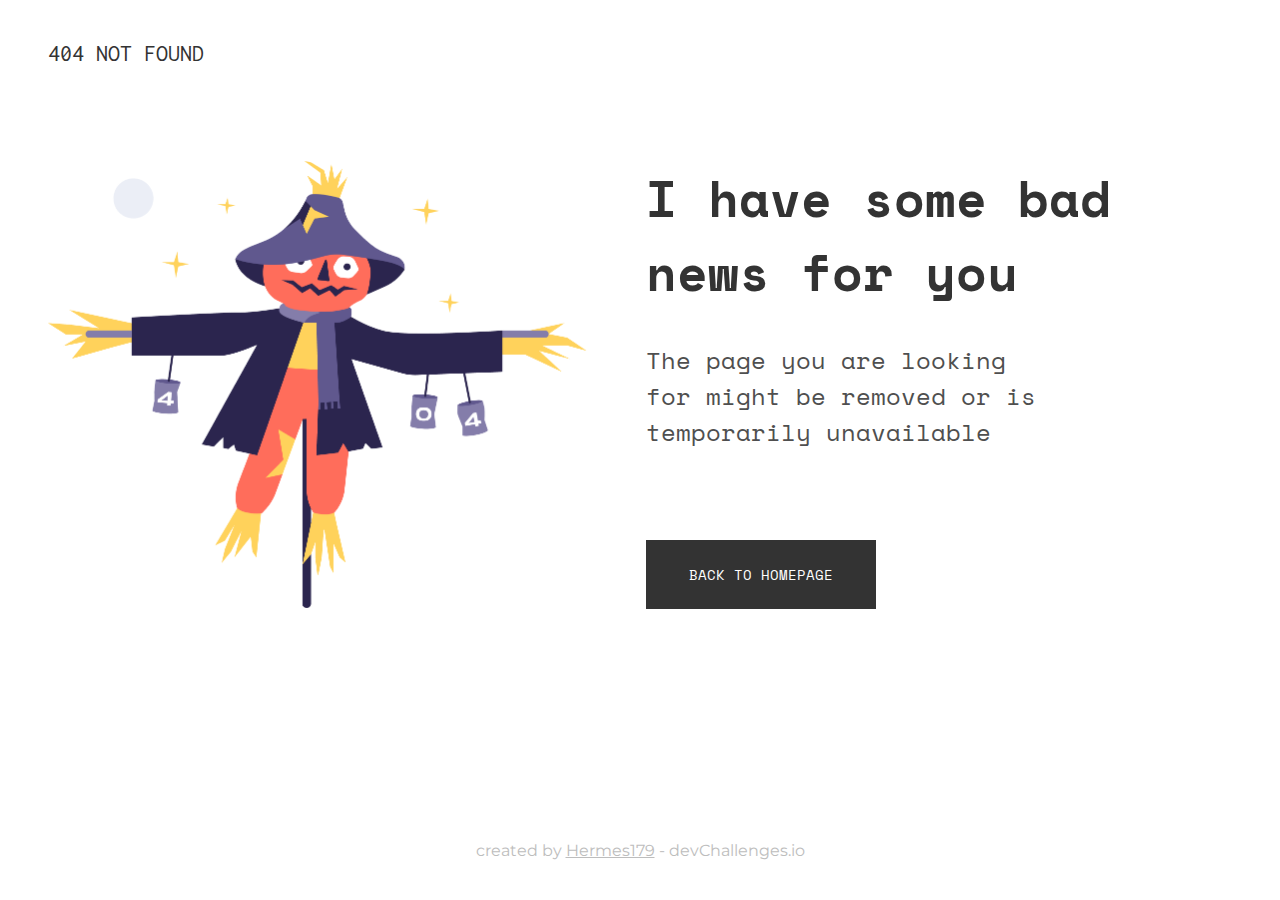
<file: 404_NOT_FOUND/index.html>
<!DOCTYPE html>
<html lang="en">
  <head>
    <meta charset="utf-8" />
    <meta
      name="viewport"
      content="width=device-width, initial-scale=1,
  maximum-scale=5"
    />

    <link rel="icon" href="images/devchallenges.png" >

    <link
      rel="shortcut icon"
      type="image/x-icon"
      href="https://devchallenges.io/"
    />

   <link rel="preconnect" href="https://fonts.gstatic.com">
<link href="https://fonts.googleapis.com/css2?family=Inconsolata:wght@500&family=Montserrat:wght@700&
family=Space+Mono:wght@400;700&display=swap" rel="stylesheet">
    <link rel="stylesheet" href="css/styles.css">

    <title>404 Not Found</title>
  </head>
  <body>
    <nav>
      404 NOT FOUND
    </nav>

    <section class="wrapper">
      <div class="col_1">
          <img src="images/Scarecrow.png" alt="Scarecrow image">
      </div>

      <div class="col_2">
        <h1>I have some bad news for you</h1>

        <p>The page you are looking for might be removed or is temporarily unavailable</p>

        <button>BACK TO HOMEPAGE</button>
      </div>
    </section>
    <footer>created by <a href="https://devchallenges.io/portfolio/Hermes179">Hermes179</a> - devChallenges.io </footer>
  </body>

</html>
</file>
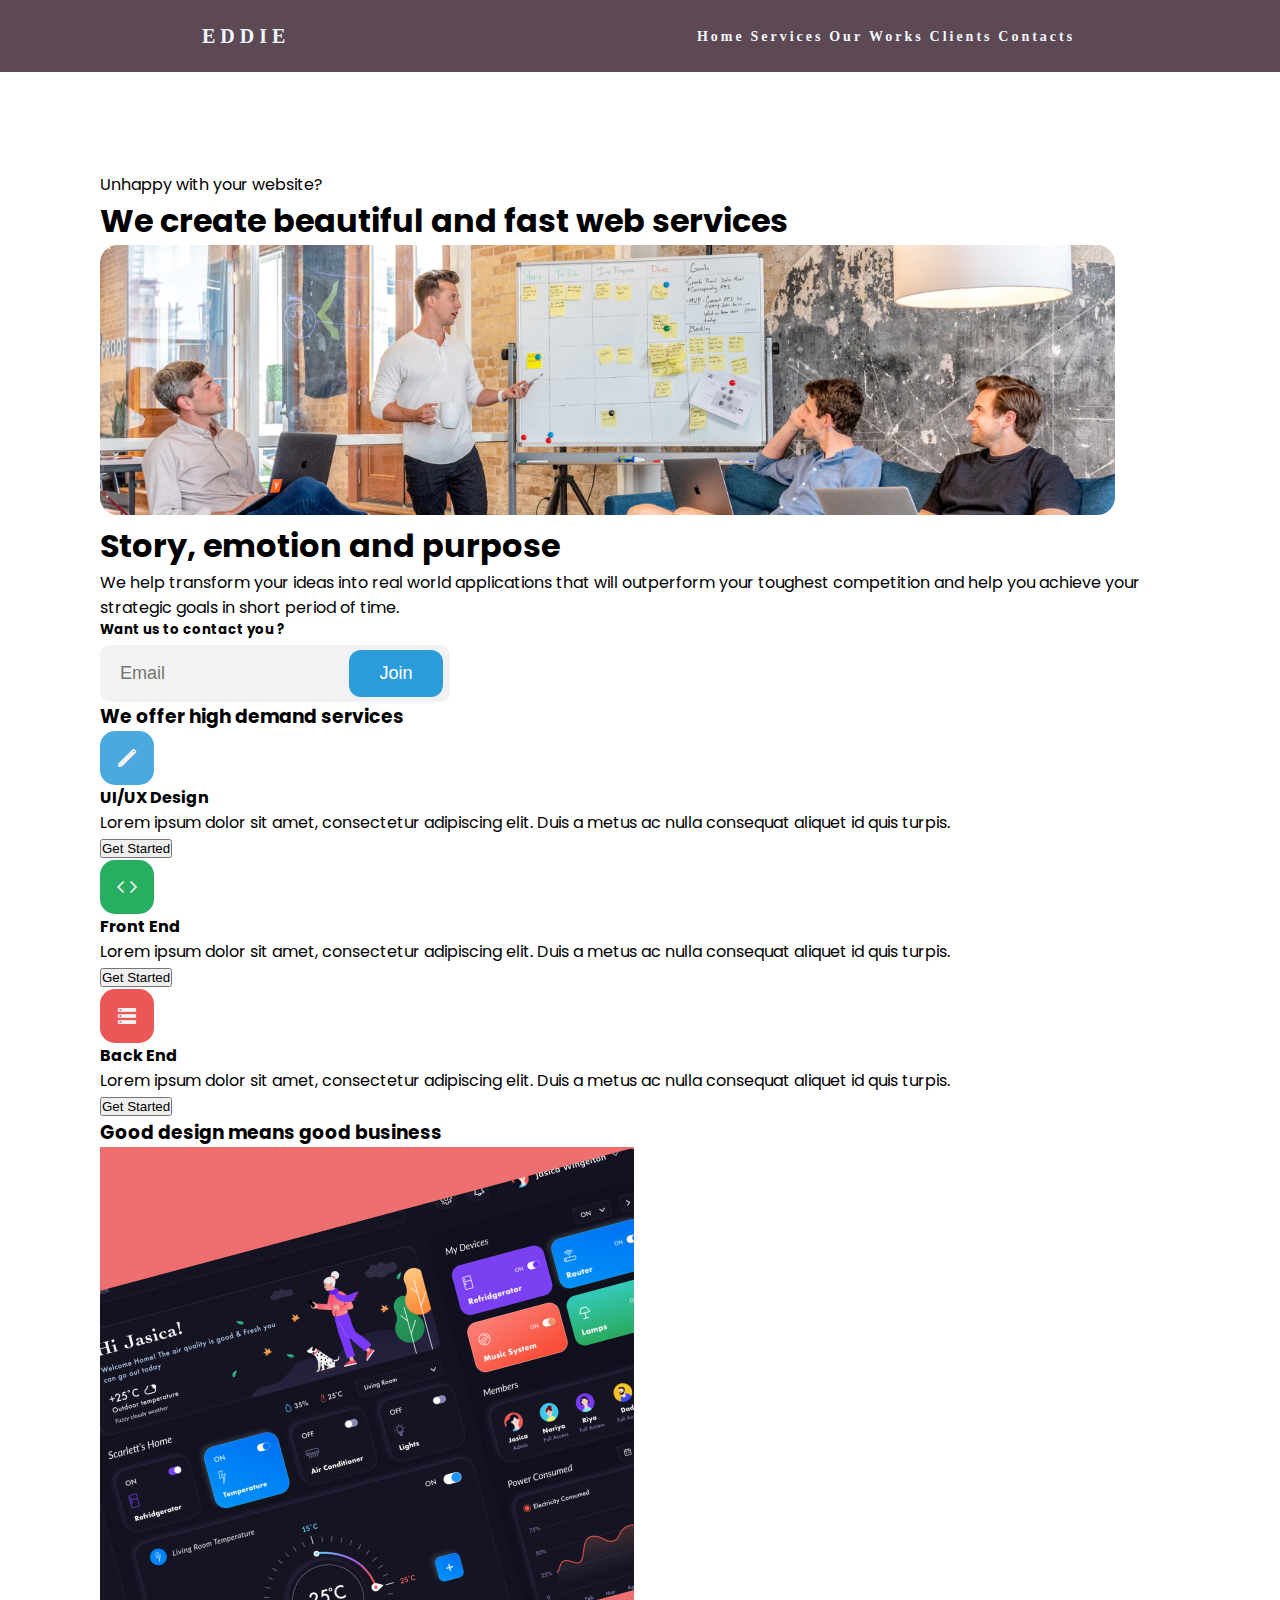
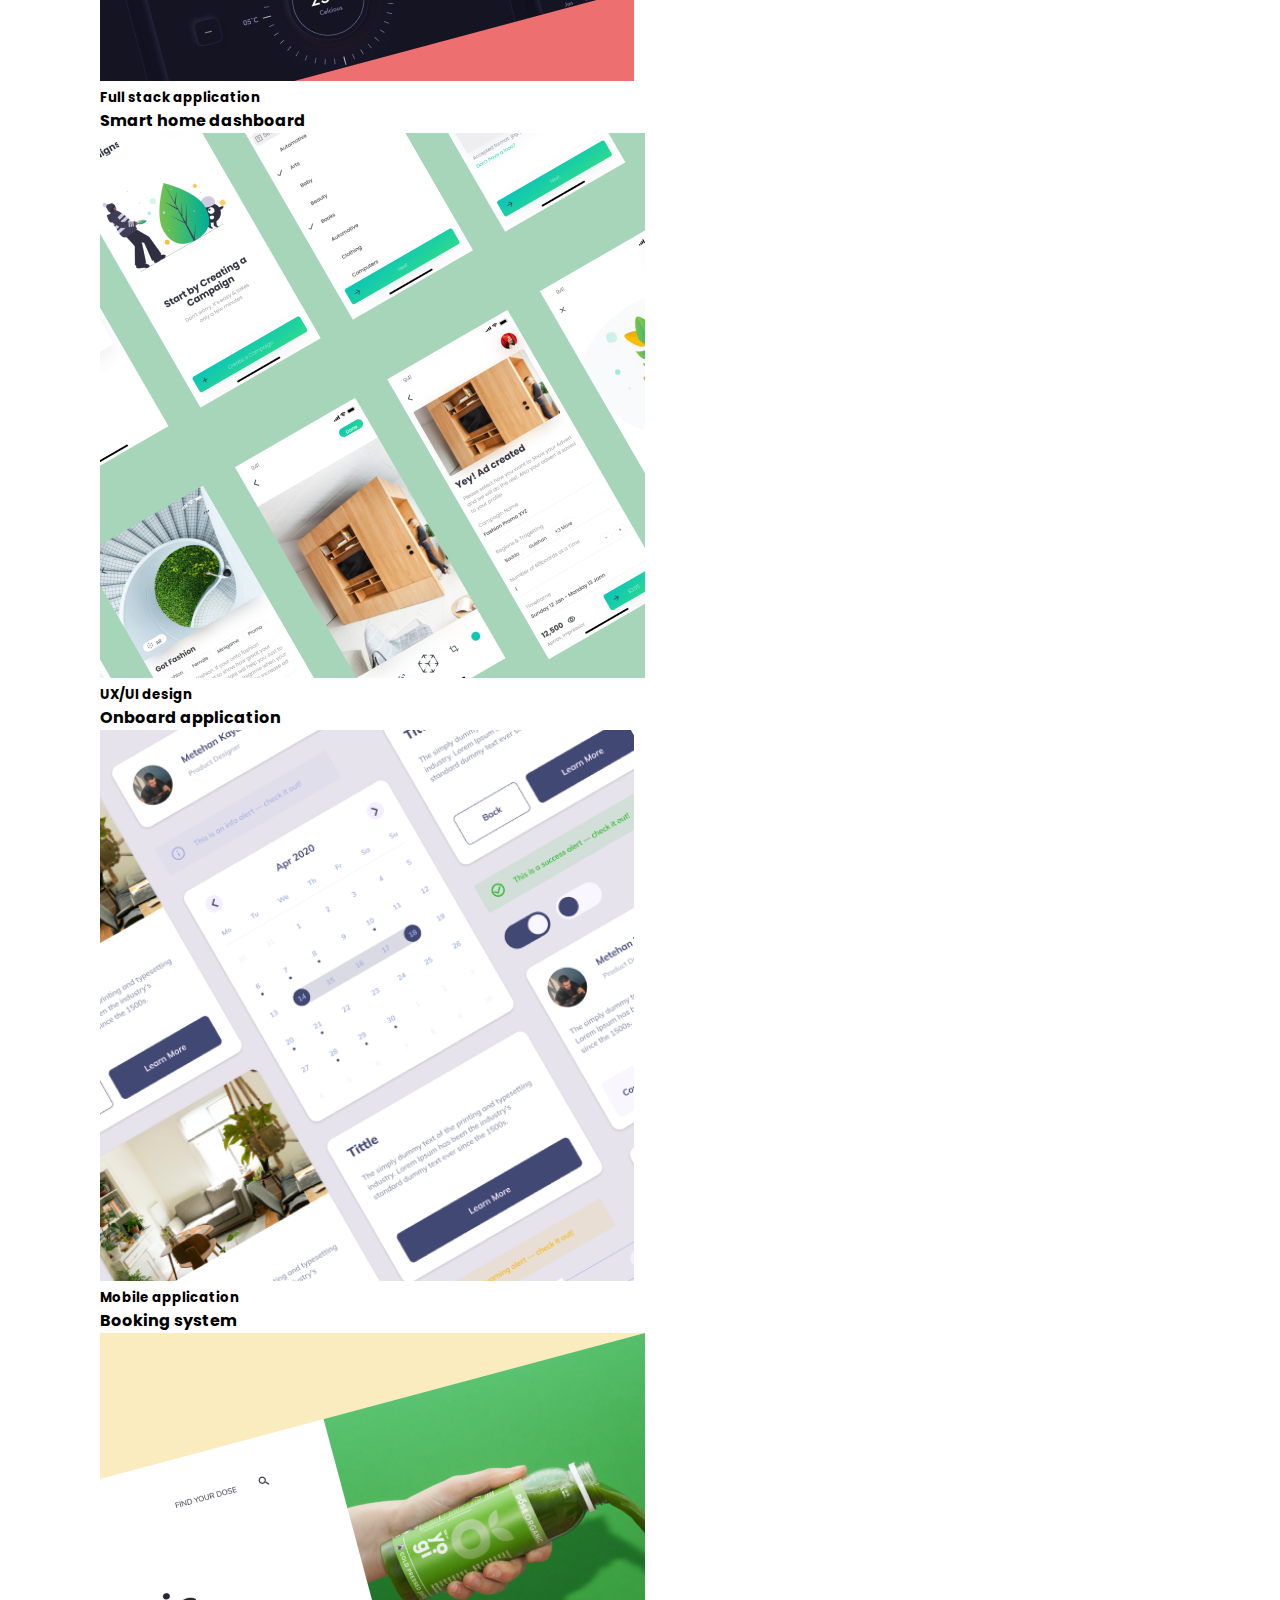
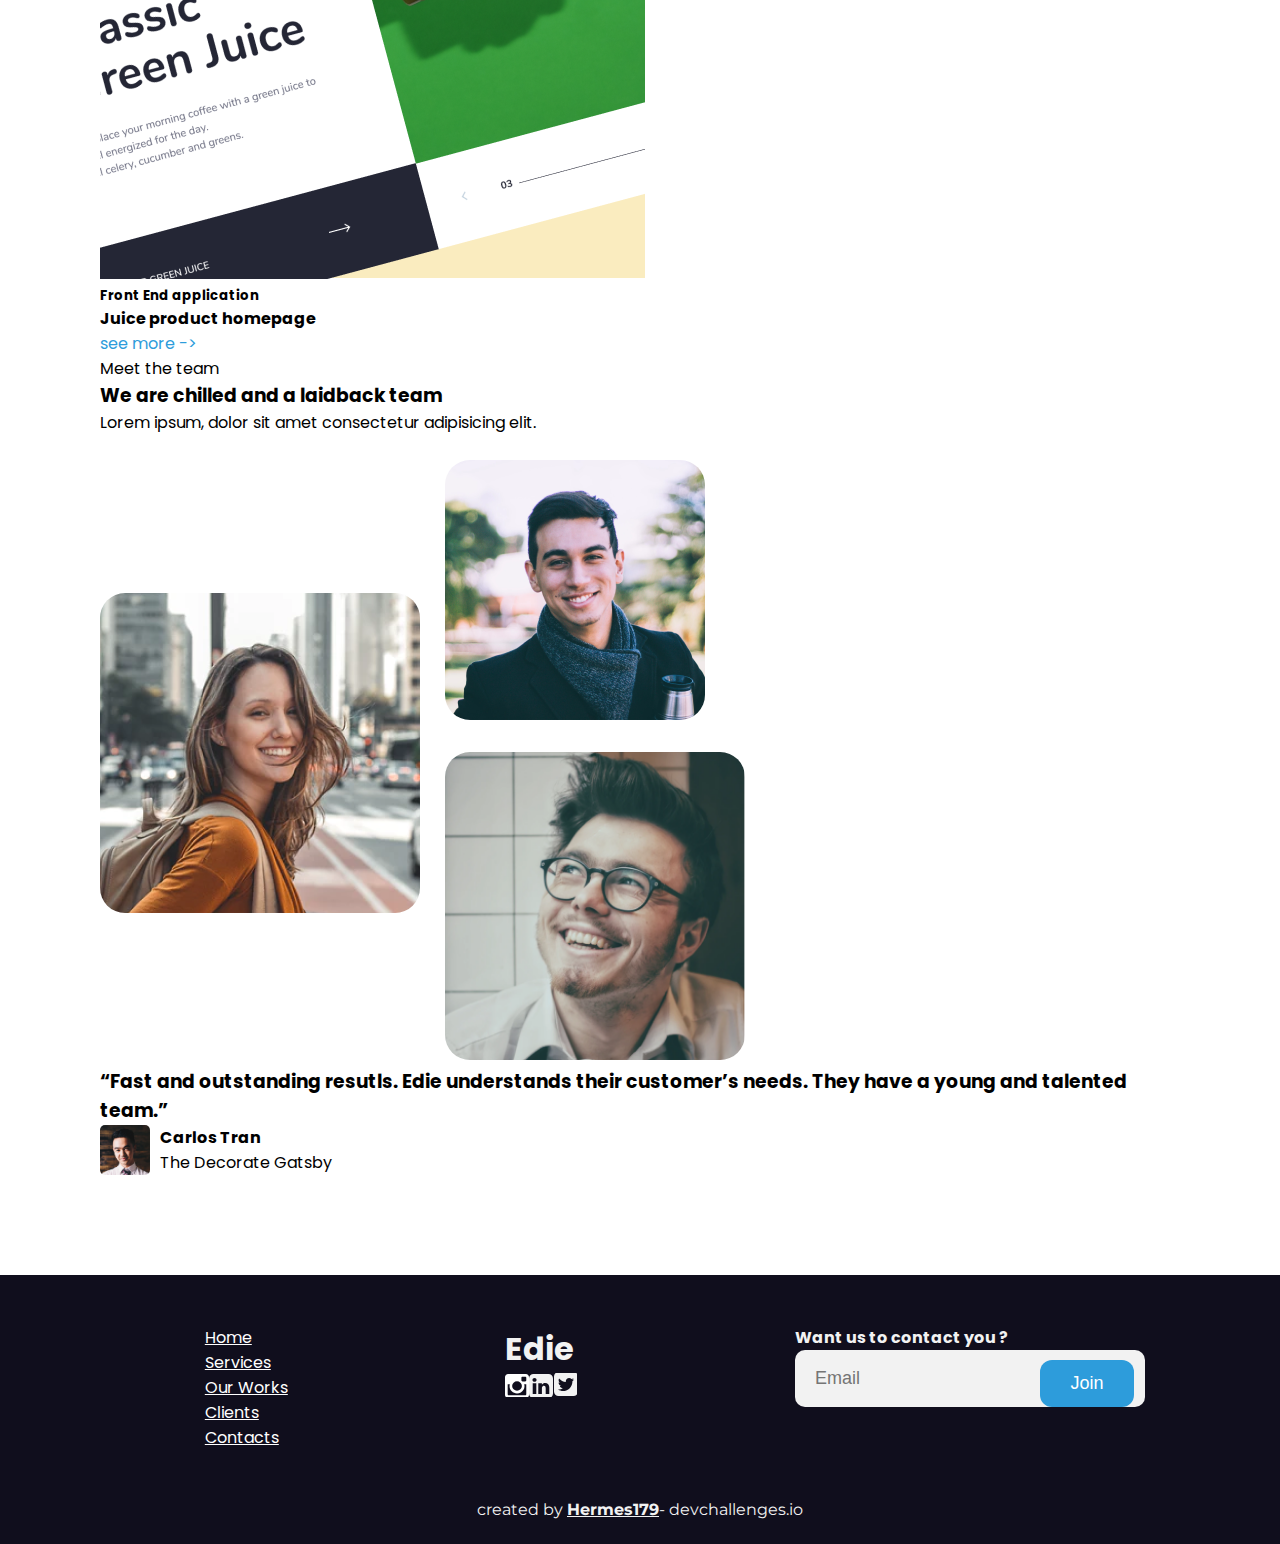
<file: Edie_homepage/index.html>
<!DOCTYPE html>
<html lang="en">
  <head>
    <meta charset="utf-8" />
    <meta
      name="viewport"
      content="width=device-width, initial-scale=1,
  maximum-scale=5"
    />

    <link rel="icon" href="devchallenges.png" />

    <link
      rel="shortcut icon"
      type="image/x-icon"
      href="https://devchallenges.io/"
    />

    <link rel="preconnect" href="https://fonts.googleapis.com">
    <link rel="preconnect" href="https://fonts.gstatic.com" crossorigin>
    <link href="https://fonts.googleapis.com/css2?family=Montserrat:wght@700&family=Poppins:wght@400;500;800&display=swap" rel="stylesheet"> 

    <link rel="stylesheet" href="https://fonts.googleapis.com/css2?family=Material+Symbols+Outlined:opsz,wght,FILL,GRAD@20..48,100..700,0..1,-50..200" />





  <link rel="stylesheet" href="CSS/styles.css" />

    <title>Devchallenges</title>

  </head>
  <!-- <body>
    <nav>
      <h1 class="grayFonts logo">Edie</h1>
      <span class="material-symbols-outlined black">
        menu
      </span>
      <ul>
        <li>
          <a class="noUnderline grayFonts" href="#">Home</a>
        </li>
        <li>
          <a class="noUnderline grayFonts" href="#">Services</a>
        </li>
        <li>
          <a class="noUnderline grayFonts" href="#">Our Works</a>
        </li>
        <li>
          <a class="noUnderline grayFonts" href="#">Clients</a>
        </li>
        <li>
          <a class="noUnderline grayFonts" href="#">Contacts</a>
        </li>
      </ul>
    </nav> -->

    <nav>
      <div class="logo">
          <h4>Eddie</h4>
      </div>
      <ul class="nav-links">
          <li><a href="#">Home</a></li>
          <li><a href="#">Services</a></li>
          <li><a href="#">Our Works</a></li>
          <li><a href="#">Clients</a></li>
          <li><a href="#">Contacts</a></li>
      </ul>
      
      <div class="burger">
          <div class="line1"></div>
          <div class="line2"></div>
          <div class="line3"></div>
      </div>
  </nav>

    <main>
      <section>
        <div>
          <p>
            Unhappy with your website?
          </p>
          <h1>We create beautiful and fast web services</h1>
          <img class="heroImage" src="heroImage.jpg" alt="" >
          <h1>Story, emotion and purpose</h1>
          <p>We help transform your ideas into real world applications that will outperform your toughest competition and help you achieve your strategic goals in short period of time.</p>

          <div>
            <h5>Want us to contact you ?</h5>
            <section>
              <input type="email" name="email" id="email"  placeholder="Email" />
              <input type="submit" id="submit" value="Join">
            </section>
          </div>
        </div>

      </section>
      <section>
        <h3>We offer high demand services</h3>
        <div>
          <div>
            <span class="material-symbols-outlined blue iconSize">
              edit
              </span>
            <h4>UI/UX Design</h4>
            <p>Lorem ipsum dolor sit amet, consectetur adipiscing elit. Duis a metus ac nulla consequat aliquet id quis turpis.</p>
            <button>Get Started</button>
          </div>
          <div>
            <span class="material-symbols-outlined green iconSize">
              code
              </span>
              <h4>Front End</h4>
            <p>Lorem ipsum dolor sit amet, consectetur adipiscing elit. Duis a metus ac nulla consequat aliquet id quis turpis.</p>
            <button>Get Started</button>
          </div>
          <div>
            <span class="material-symbols-outlined red iconSize">
              storage
              </span>
              <h4>Back End</h4>
            <p>Lorem ipsum dolor sit amet, consectetur adipiscing elit. Duis a metus ac nulla consequat aliquet id quis turpis.</p>
            <button>Get Started</button>

          </div>
        </div>
        
      </section>

      <section><h3>Good design means good business</h3>
      <div class="mini_card">
        <div class="mini_card_Data"> <img src="smarthome.jpg" alt="">
          <h5>Full stack application</h5>
          <h4>Smart home dashboard</h4>
        </div>
        <div class="mini_card_Data">
          <img src="onboard.png" alt="">
          <h5>UX/UI design</h5>
          <h4>Onboard application</h4>
        </div>
      <!-- </div>
      <div> -->
        <div class="mini_card_Data">
          <img src="booking.png" alt="">
          <h5>Mobile application</h5>
          <h4>Booking system</h4>
        </div>
        <div class="mini_card_Data">
          <img src="juice-product.png" alt="">
          <h5>Front End application</h5>
          <h4>Juice product homepage</h4>
        </div>
      </div>
      <a href="navbar.html" style="text-decoration: none; color:#2D9CDB"><p></p>see more -></a>
      </section>

      <section>
        <div>
          <p>Meet the team</p>
          <h3>We are chilled and a laidback team</h3>
          <p> Lorem ipsum, dolor sit amet consectetur adipisicing elit.  </p>
        </div>
        <div class="threeImages"> 
          <div class="firstImage">
            <img src="person3.png" class="border-rd-25" alt="">
          </div>
          <div class="twoImages ">
            <div>
              <img src="person1.png" class="border-rd-25" width="260" alt="">
            </div>
            <div>
              <img src="person2.png" class="border-rd-25" width="300" alt="">
            </div>
            
            
          </div>
          
          
        </div>
      </section>

      <section>
        <h3>
          “Fast and outstanding resutls. Edie understands their customer’s needs. They have a young and talented team.”
        </h3>
        <div>
          <img class="smallProfileIcon" src="person4.png" alt="">
          <div class="smallProfileDetails">
            <h4>Carlos Tran</h4>
            <p>The Decorate Gatsby</p>
          </div>
          
        </div>
      </section>

    </main>
    <footer>
      <section>
        <div>
          <ul>
            <li><a class="noUnderline" href="#">Home</a></li>
            <li><a class="noUnderline" href="#">Services</a></li>
            <li><a class="noUnderline" href="#">Our Works</a></li>
            <li><a class="noUnderline" href="#">Clients</a></li>
            <li><a class="noUnderline" href="#">Contacts</a></li>
          </ul>
        </div>

        <div>
          <h1>Edie</h1>
          <section class="" >
            <img src="instagram.svg" alt="instagram logo">
            <img src="linkedin.svg" alt="linkedin logo">
            <img src="twitter.svg" alt="twitter logo">
          </section>
        </div>

        <div>
          <h4>Want us to contact you ?</h4>
          <section>
            <input type="email" name="email" id="email"  placeholder="Email" />
            <input type="submit" id="submit" value="Join">
          </section>
        </div>
        
      </section>
      <section class="madeBy">
        <p>created by <strong><u>Hermes179</u></strong>- devchallenges.io</p>
      </section>
    </footer>

    <script src="JS/app.js"></script>
  </body>
</html>
</file>
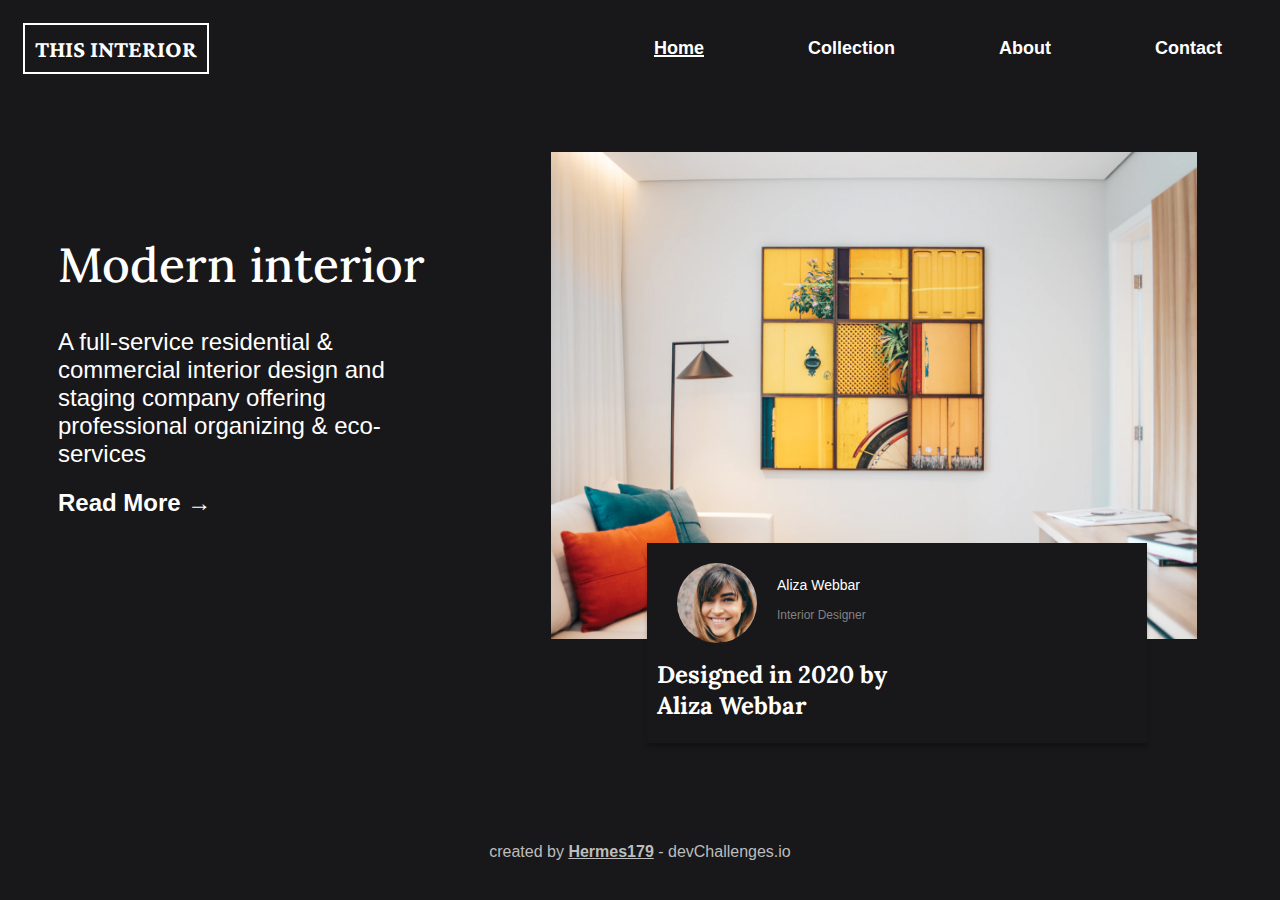
<file: Interior_Consultant/index.html>
<!DOCTYPE html>
<html>
<head>
  <meta name="viewport" content="width=device-width, initial-scale=1">
  
    <link rel="icon" href="devchallenges.png" />

    <link
      rel="shortcut icon"
      type="image/x-icon"
      href="https://devchallenges.io/"
    />

  <link rel="preconnect" href="https://fonts.gstatic.com">
  <link 
    href="https://fonts.googleapis.com/css2?family=Crimson+Pro:wght@200&family=Lora:wght@500;700&
    family=Montserrat:wght@400;500;700&display=swap" 
    rel="stylesheet">

  <link rel="stylesheet" type="text/css" href="styles.css">

  <title>Interior Consultant</title>
</head>
<body>
  <nav>
  <h2 class="logo">
    THIS INTERIOR
  </h2>
<div id="myNav" class="overlay">
  <span href="javascript:void(0)" class="close-btn" onclick="closeNav()">&times;</span>
  <div class="overlay-content">
    <a id="active" href="#">Home</a>
    <a href="#">Collection</a>
    <a href="#">About</a>
    <a href="#">Contact</a>
  </div>
</div>

<a class="open-btn " onclick="openNav()">&#9776;</a>
</nav>
<section class="body">
  <main class="left">
    <h1 class="heading">Modern interior</h1>
    <p class="desc">
      A full-service residential & commercial interior design and staging company offering
      professional organizing & eco-services
    </p>
    <p>
      <strong>
      Read More &#8594;
      </strong>
    </p>
  </main>
  <article class="right">
    <section>
      <img class ="bg" src="photo1.png" alt="">
    </section>
    <section class="card">
    
      <div  class="inside">
      <img class ="profile-pic" src="photo2.png" alt="">
      <div>
        <p class="name">Aliza Webbar</p> 
        <p class="job">Interior Designer</p>
      </div>
      </div>
    
    <h1 id = "auth">Designed in 2020 by Aliza Webbar</h1>
  </section>
  </article>

</section>

<footer class="footer">created by <b><a class="footer"
  href="https://devchallenges.io/portfolio/Hermes179">Hermes179</a></b>
  - devChallenges.io</footer>

<script type="text/javascript" src="script.js"></script>

</body>
</html>
</file>
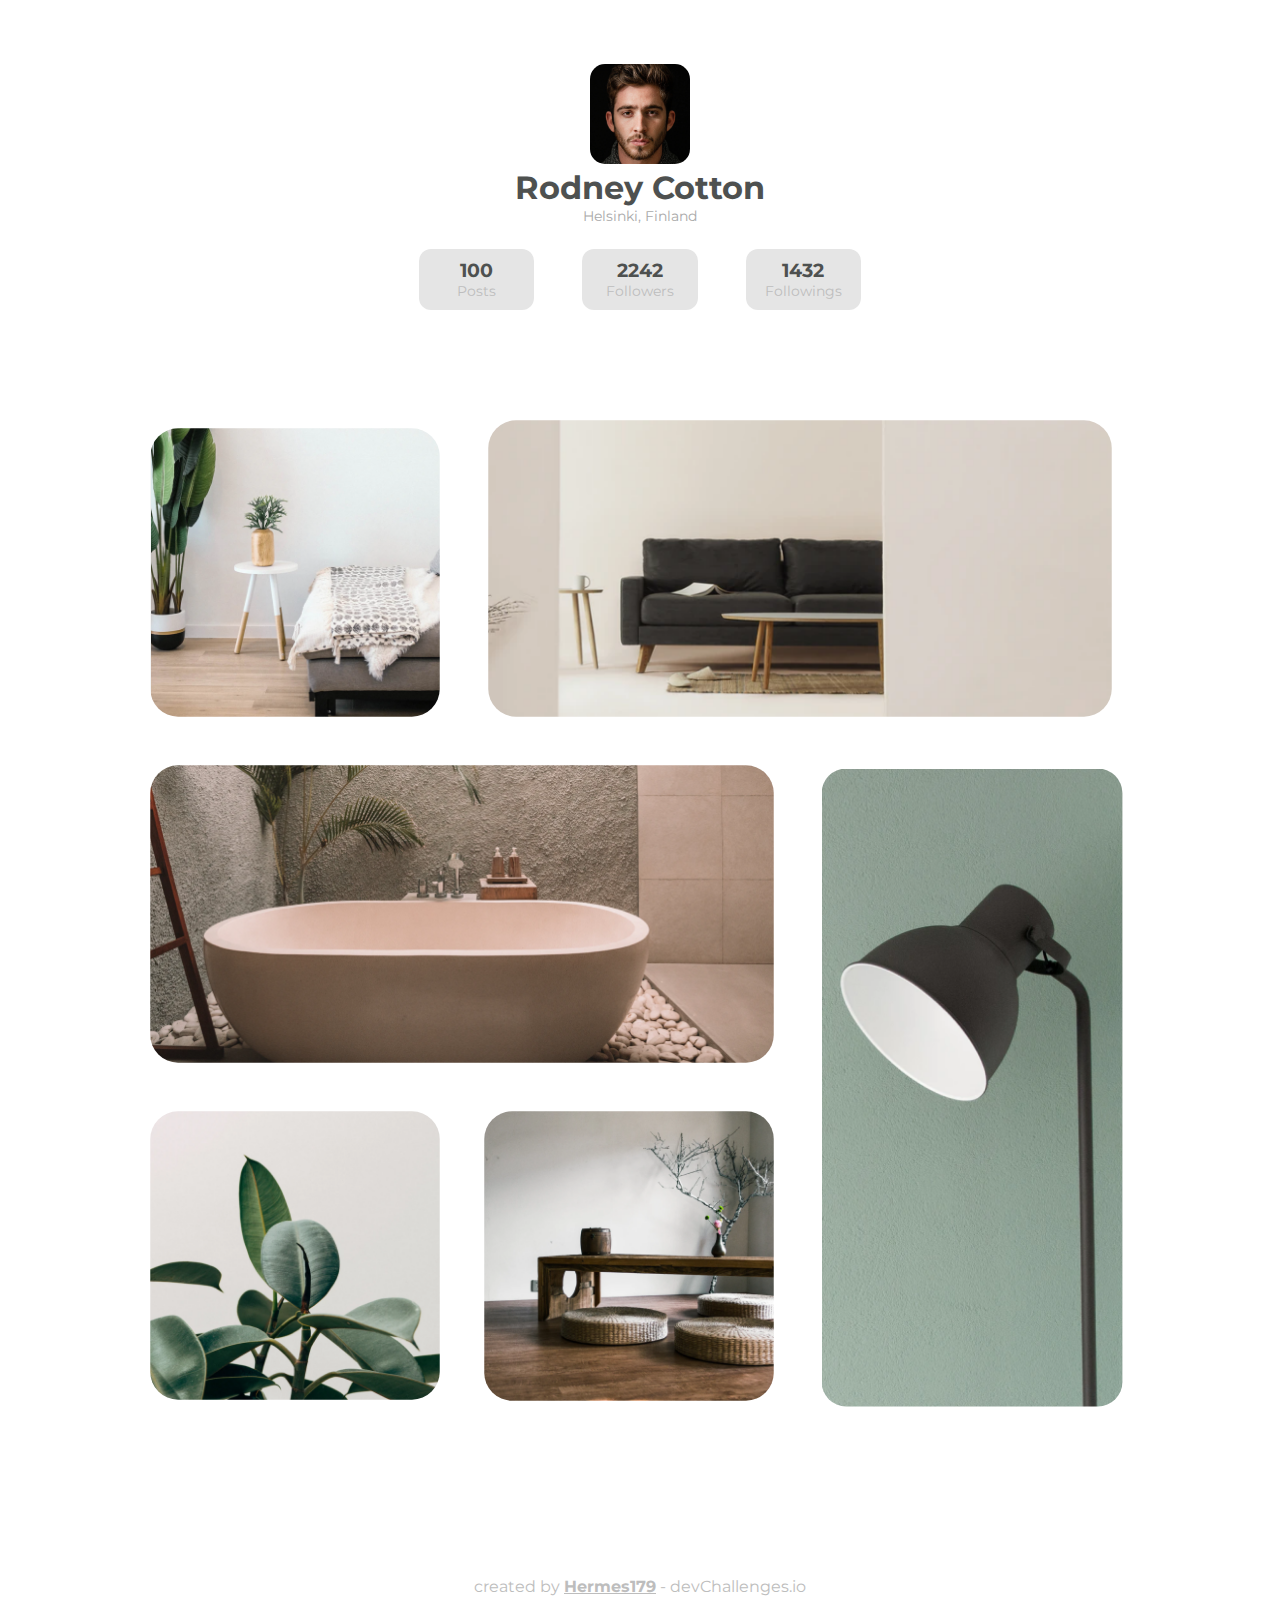
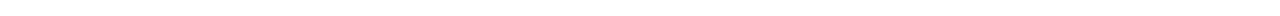
<file: My-gallery/index.html>
<!DOCTYPE html>
<html lang="en">
  <head>
    <meta charset="utf-8" />
    <meta
      name="viewport"
      content="width=device-width, initial-scale=1,
  maximum-scale=5"
    />

    <link rel="icon" href="img/devchallenges.png" />

    <link
      rel="shortcut icon"
      type="image/x-icon"
      href="https://devchallenges.io/"
    />

    <link rel="preconnect" href="https://fonts.googleapis.com">
    <link rel="preconnect" href="https://fonts.gstatic.com" crossorigin>
    <link href="https://fonts.googleapis.com/css2?family=Montserrat:wght@600;700&display=swap" rel="stylesheet">

    <link rel="stylesheet" href="styles.css">
    <title>Devchallenges</title>

  </head>
  <body>
  <section class="😎">
    <img class="profile" src="img/profilePhoto.png" alt="">
    <h1>Rodney Cotton</h1>
    <p class="🏠">Helsinki, Finland</p>
    <div class="details">
      <div class="block"><h3>100</h3><p>Posts</p></div>
      <div class="block"><h3>2242</h3><p>Followers</p></div>
      <div class="block"><h3>1432</h3><p>Followings</p></div>
    </div>
  </section>
  <section class="📷">
    <div class="pic1">
      <img class="img1" src="img/photo1.png" alt="">
      <img class="img2" src="img/photo2.png" alt="">
    </div>
    <div class="pic2">
      <img class="img3" src="img/photo3.png" alt="">
      <img class="img4" src="img/photo_4.png" alt="">
    </div>
    <div>
    </div>
    <div class="pic3">
      <img class="img5" src="img/photo5.png" alt="">
      <img class="img6" src="img/photo6.png" alt="">
    </div>
  </section>
  <footer class="footer">created by <b><a class="footer"
    href="https://devchallenges.io/portfolio/Hermes179">Hermes179</a></b>
    - devChallenges.io</footer>
  </body>
</html>
</file>
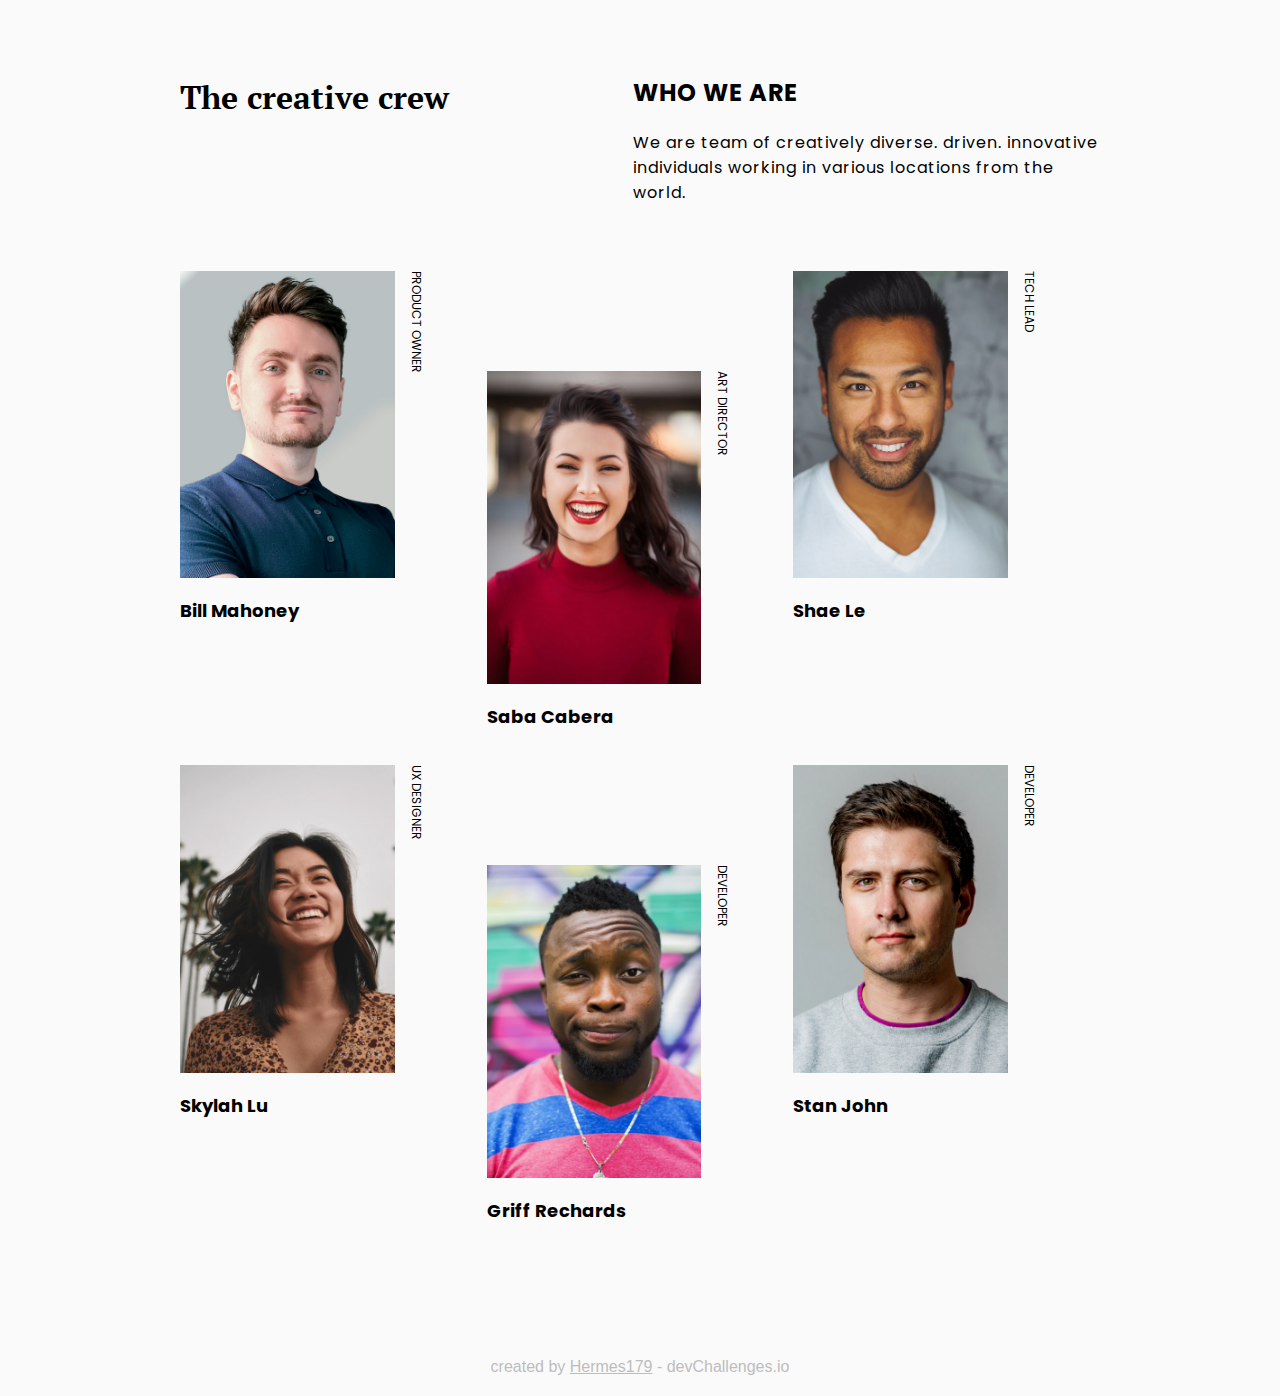
<file: My-Team-Page/index.html>
<!DOCTYPE html>
<html lang="en">
  <head>
    <meta charset="utf-8" />
    <meta
      name="viewport"
      content="width=device-width, initial-scale=1,
  maximum-scale=5"
    />

    <link rel="icon" href="images/devchallenges.png" />

    <link
      rel="shortcut icon"
      type="image/x-icon"
      href="https://devchallenges.io/"
    />

    <link rel="preconnect" href="https://fonts.gstatic.com">
<link href="https://fonts.googleapis.com/css2?family=PT+Serif:wght@400;700&family=Poppins:wght@400;
600&display=swap" rel="stylesheet">

    <link rel="stylesheet" href="css/styles.css">
    </head>
    <body>
      <div class ="row1">
        <div class="heading">
          <h1>The creative crew</h1>
        </div>
        <div class="content">
          <h2>WHO WE ARE</h2>
          <p>
            We are team of creatively diverse. driven. innovative individuals working in various locations
            from the world.
          </p>
        </div>
      </div>

      <div class="row2">
        <div class="profile">
            <img src="images/photo1.png" alt="Bill Mahoney profile image">
            <p class="job">product owner</p>
          <h2 class="name">Bill Mahoney</h2>
        </div>

        <div class="profile">
          <img src="images/photo2.png" alt="Saba profile">
          <p class="job">art director</p>
          <h2 class="name">Saba Cabera</h2>
        </div>

        <div class="profile">
          <img src="images/photo3.png" alt="Shae Le Profile">
          <p class="job">tech lead</p>
          <h2 class="name">Shae Le</h2>
        </div>
        
        <div class="profile">
          
          <img src="images/photo4.png" alt="Skylah Lu Profile">
          <p class="job">UX designer</p>
          <h2 class="name">Skylah Lu</h2>
        </div>

        <div class="profile">
          <img src="images/photo5.png" alt="Griff Profile">
          <p class="job">developer</p>
          <h2 class="name">Griff Rechards</h2>
        </div>

        <div class="profile">
          <img src="images/photo6.png" alt="Stan Profile">
          <p class="job">developer</p>
          <h2 class="name">Stan John</h2>
        </div> 
      </div>

      <footer>created by <a href="https://devchallenges.io/portfolio/Hermes179">Hermes179</a>
        - devChallenges.io</footer>
    </body>

</html>
</file>
<file: 404_NOT_FOUND/css/styles.css>
body {
    display: inline;
    position: absolute;
    margin:40px 48px;
}
nav{
    font-family: "Inconsolata" ,monospace;
    font-size: 24px;
    color:#333333;
    margin-bottom:8%;
}

img{
width: 238px;
border-radius: 0px;

}

h1,p{
    letter: -3.5%;
}

h1{
    color:#333333;
    font-size:50px;
    margin-top:5%;
}
p{
    color:#4F4F4F;
    font-size:24px;
    line-height:36px;
    margin-right:30%
}
div{
    font-family: "Space Mono",monospace;
    text-align: left;
}
button{
    font-family: "Space Mono",monospace;
    font-size:14px;
    padding: 24px 43px;
    background-color:#333333;
    color:white;
    text-align:center;
    border:none;
    display:inline-block;
    margin-bottom:100px;
     margin-top:64px;

}
footer,a{
    font-family: 'Montserrat', sans-serif;
    text-align: center;
    color:#BDBDBD;
    margin-bottom:20px; 
}


.wrapper{
    max-width:;
    margin:;
}

 @media screen and (min-width: 1020px) {
        .wrapper {
          display: flex;
           margin: 2em auto;
        }

        .col_1 {
          flex: 1;
          margin-right: 5%;
        }

        .col_2 {
          flex: 2; 

        }

        h1{
             margin-top:0px;
        }
        img{
            width: 539px;       
        }
        button{
             margin-top:66px;
            margin-bottom:200px;    
        }
      }
</file>
<file: Edie_homepage/CSS/styles.css>
*{
    box-sizing: border-box;
    padding: 0;
    margin: 0;
}
body{
    font-family: 'Poppins', sans-serif;
}

/* Icons */
main{
    padding: 100px;
}

.material-symbols-outlined {
  font-variation-settings:
  'FILL' 1,
  'wght' 400,
  'GRAD' 0,
  'opsz' 48
  ;
  color: #F2F2F2;
}
.iconSize{
    padding:15px;
    border-radius: 15px;
}

.blue{
    background: #2d9bdbdb;
}
.blue-text{
    color:#2D9CDB ;
    text-transform: capitalize;
}
.green{
    background: #27AE60;
}
.red{
    background: #EB5757;
}

/* Navbar Start */
/*
    nav>h1{
        display:flex; 
        position: absolute;
        padding:2rem;
    }
    nav>ul{
    display: flex;
    flex-direction: row;
    flex-flow: row;
    justify-content:flex-end;
    align-items: center;
    }

    nav ul li{
        list-style: none;
        padding: 2rem;
        
    }
    nav span{
        display: flex;
        position: absolute;
        right: 50px;
        top: 35px;
        visibility: hidden;
    }
    .black{
        color: #000000;
        
    }
    .noUnderline {
        text-decoration-line: none;
    }
    .grayFonts {
        color: #333333;
    } 
*/
/* Navbar Ends */

/*  */
nav{
    display: flex;
    justify-content: space-around;
    align-items:center;
    min-height:8vh;
    background-color:#5d4954 ;
    font-family: fantasy;
    z-index: 2;
}
.logo{
    color: aliceblue;
    text-transform: uppercase;
    letter-spacing: 5px;
    font-size: 20px;
}
.nav-links{
    display: flex;
    justify-content: space-around;
    width: 30% ;
}
.nav-links li{
    list-style: none;
}
.nav-links a {
    text-decoration: none;
    color: aliceblue;
    letter-spacing: 3px;
    font-weight: bold;
    font-size: 14px;
    
}
.burger {
    display: none;
    cursor: pointer;
}
.burger div {
    width: 25px;
    height: 3px;
    margin: 5px;
    background-color:aliceblue;
    transition: all 0.3s ease;
}

@media screen and (max-width:1024px) {
    .nav-links{
        width: 60%;
    }
}

@media screen and (max-width:768px) {
    body{
        overflow-x: hidden;
    }
    .nav-links{
        position: absolute;
        right: 0px;
        height: 92vh;
        top: 8vh;
        background-color: #5d4954;
        display: flex;
        flex-direction: column;
        justify-content: center;
        align-items: center;
        width: 100%;
        transform: translateX(100%);
        transition: transform 0.5s ease-in;

    }
    .nav-links li{
        opacity: 0;
        padding: 50px;
    }
    .burger{
        display: block;
    }
}

.nav-active{
    transform: translateX(0%);
}

@keyframes navLinkFade{
    from{
        opacity: 0;
        transform: translateX(50px);
    }
    to{
        opacity: 1;
        transform: translateX(0px);
    }
}

.toggle .line1{
    transform: rotate(-45deg) translate(-5px,6px);
}
.toggle .line2{
    opacity: 0;

}
.toggle .line3{
    transform: rotate(45deg) translate(-5px,-6px);
}

/*  */



/* Main Starts */
.heroImage{
    width: 94%;
    border-radius: 18px;
    /* margin: 20px; */
}

.threeImages{
    display: flex;
}
.firstImage img {
height: 320px;
width: 320px;
position: relative;
top: 25%;
}
.border-rd-25{
    border-radius: 25px;
    

}
.twoImages div{
    padding: 25px 25px 0px;

}
.threeImages .twoImages{
    display: flex;
    flex-direction: column;
}
.smallProfileIcon{
    width: 50px;
    height:50px ;
    border-radius: 5px;
    position: absolute;
}
.smallProfileDetails{
    width: 300px;
    position: relative;
    left: 60px;
}
/* Main Ends */


/* mini CARDS */

.mini_card_Data{
    
}

/* mini Cards end */

/* Footer Starts */
footer{
    color: #F2F2F2;
    background: #100E1D;
}
footer section {
    display: flex;
    flex-wrap: wrap;
    /* padding: 50px; */
}
footer li{
    list-style: none;
    
}
footer li a {
    color: #ffffff;
}
footer div{
    padding: 50px 1% 50px 16%; ;
}
#email{
    overflow: auto ;
    outline: none;
    font-size: 18px;
    resize: none;
    width: 350px;
    height: 57px;
    border: none;
    padding: 20px;
position:inherit;
    border-radius:10px;
    background: #F2F2F2 ;
}
#submit{
  
    color: white;
    border: none;
    position: relative;
    width: 94px;
    right: 105px;
    padding: 13px 20px;
    font-size: 18px;    
    background: #2D9CDB;
    border-radius: 12px;
    cursor: pointer;
    /* font-size: 1.2rem; */
    margin-top: 10px;
}
.madeBy{
    font-family: 'Montserrat', sans-serif;
    display: flex;
    justify-content: center ;
    padding-bottom: 25px;
}
/* Footer Ends */
</file>
<file: Interior_Consultant/styles.css>
body {
  color:#FFFFFF;
  background-color: #181719;
}
nav{
  display: flex;
  flex-wrap: wrap;
  justify-content: space-between;
}

.logo{  
  font-family: 'Crimson Pro', serif;
  margin: 15px;
  padding: 10px;
  border:#FFFFFF;
  border: 2px solid #FFFFFF;
  box-sizing: border-box;
  width: max-content;
}

.open-btn{
  font-size: 35px;
  position: absolute; 
  right: 20px;
  top:25px;
  cursor: pointer;
  visibility: hidden;
}
.overlay .close-btn {
  display: none;
}

.overlay a {
  font-family: 'Montserrat', sans-serif;
  font-weight:700 ;
  text-decoration: none;
  color: #FFFFFF;
  padding: 25px 50px;
  font-size: 18px;
  transition: 0.5s; 
}
.overlay a:hover
,.overlay a:focus 
{
  color: #f1f1f1;
  transform: scale(1.2);
}

#active{
    text-decoration: underline;
    text-decoration-thickness:2px;
    font-weight: bold;
}




.heading ,#auth{
  font-family: 'Lora', serif;
}
.heading{
  font-weight: bold;
  font-weight:500;
  font-size: 48px;
}

main{   
  padding: 50px;
  width: 80%;
}
.body{  
  margin-top: 5%;
  display: flex;
  /* flex-wrap: wrap; */
}
.desc{
  font-size: 24px;
  width: 80%;
}
p{
  font-family: 'Montserrat', sans-serif;
}
article{
padding-right: 75px;
}
.bg{            
  width:100%;
  z-index: 0;
}


.card{ 
  float: right;
  margin-right: 50px;
  background-color: #181719;
  box-shadow:  0px 4px 4px rgba(0, 0, 0, 0.25);
  position: relative; 
  bottom:100px;
  width:500px;
  height: 200px;
}
.inside{
  display: flex;
  margin:20px 30px 0px 30px;
}
.profile-pic{
  margin-right: 20px;
  border-radius: 100%;
  height: 80px;
  width: 80px;    
}
.name{
  font-size: 14px;
  line-height: 17px;
}
.job{  
  font-size: 12px;
  line-height: 15px;
  color: #828282;
}
strong{
  align-items: center;
  font-weight: 700;
  font-size:24px;
  width: 50px;
  line-height: 22px;
}
#auth{
  font-weight: 700;
  font-size: 24px;
  padding:  0px 250px 0px 10px ; 
}
.footer, .footer a{
  font-family: 'Montserrat', sans-serif;
  text-align: center;
  color:#BDBDBD;
  margin-bottom:20px; 
}





@media screen and (min-width:1072px) {
  .overlay{
    margin-top:30px;
  }

}
@media screen and (max-width: 1072px) {
  .open-btn{
    visibility: visible;
  }
  .overlay {
    height: 0%;
    width: 100%;
    position: fixed;
    z-index: 1;
    top: 0;
    left: 0;
    background-color: #181719;
    overflow-y: hidden;
    transition: 0.5s;
  }

  .overlay-content {
    position: relative;
    top: 30%;
    width: 100%;
    text-align: center;
    margin-top: 30px; 
  }

  .overlay a {
    font-size: 20px;
    display: block;
  }



  .overlay .close-btn {
    display: block;
    cursor: pointer;
    position: absolute;
    right: 20px;
    font-size: 60px;
  }

  .heading{
    font-size: 36px;
  }
  .desc{
    font-size: 16px;
  }
  strong{
    font-size: 14px;
  }
  .body{
    margin-top: 0;
    flex-wrap: wrap;
  }
  article{
    padding: 10px;
    }
  .card{
    width: 50%;
    height: 25%;
  }
  .inside{
    margin: 10px 20px 0px 20px;
  }
  .name{
    font-size: 12px;
  }
  .job{
    font-size: 10px;
  }
  #auth{
    font-size: 18px;
    padding:  0px 100px 0px 10px ; 
  }
  .profile-pic{
  height: 62px;
  width: 62px;
  }
}
</file>
<file: My-gallery/styles.css>
/* font-family: 'Montserrat', sans-serif; */
*{
    margin:0;
    padding: 0px;
    box-sizing: border-box;
    font-family: 'Montserrat', sans-serif;
}

h1,h3{
    color: #4E5150;
}
.🏠{
    color: #A9A9A9;
}
p{
    color: #BDBDBD;
    font-size: 14px;
}
.😎{
    text-align: center;
    margin:64px ;
}
.profile{
    width: 100px;
    border-radius: 15%;
}
.details{
    display: flex;
    justify-content:center;
}
.block{
    background: #E5E5E5;
    border-radius: 12px;
        width:10%;   
        padding: 10px;
        margin: 24px;
    }
    .📷{
        padding: 0% 3% 12% 10%;

    }
    .📷 img{
        border-radius:50px;
        padding: 2%;
    }
    .pic3{
        display: flex;
}
.img4{
width:27.5%;  
position: absolute;
}
.img1,.img5,.img6{
    width: 30%;
    height: 30%;
}
.img2,.img3{
    width:60%;
    height: 10%;
}


.footer, .footer a{
    font-family: 'Montserrat', sans-serif;
    text-align: center;
    color:#BDBDBD;
    margin-bottom:20px; 
}

@media screen and (max-width:800px) {
    .block{
        width:40%;   
        padding: 10px;
        margin: 24px;
    }
    .📷 img{
        border-radius:20px;
    }

}
</file>
<file: My-Team-Page/css/styles.css>
body{
    position: absolute;
    margin:  55px 180px;
    background-color: #FAFAFA;
}
.row1{
display: flex;
}

.heading{
    font-family: 'PT Serif', serif; 
    width:100%;
}

.content{
    letter-spacing: 1px;
}

h2{
    font-family: 'Poppins', sans-serif; 
}

img{
    width: 70%;
}

p{
    font-family: 'Poppins', sans-serif;
}
.row2{
    display:flex;
    flex-wrap:wrap;
    margin-bottom: 100px;
    margin-top:50px;
}
.profile{
    width: 33.3333333333%;
    padding: 0px 0px 20px 0px;
}

.profile:nth-of-type(3n - 1) {
    margin-top: 100px;
}

.job{
    writing-mode: vertical-rl;
    display:inline;
    text-transform: uppercase;
    position:absolute;
    font-size: 12px;
}

.name{
    font-size:18px;
}

footer,a{
    font-family: 'Montserrat', sans-serif;
    text-align: center;
    color:#BDBDBD;
    margin-bottom:20px; 
}

@media screen and (max-width:950px){
    body{ 
        margin:51px 12px 20px;
    }

    .row1{
        display:inline;
    } 

    .heading{
        width:100%;
    }
    
    .content{
        width:100%;
    }

    .profile{
        flex:200px;
    }

    .profile:nth-of-type(3n - 1) {
        margin-top: 0px;
    }
    .profile:nth-child(even){
        margin-top:60px;
    }

    img{
        width: 85%;;
    }

    .job{
        margin:0px 6px;
    }

    .name{
        font-size:14px;
    }
}
</file>
